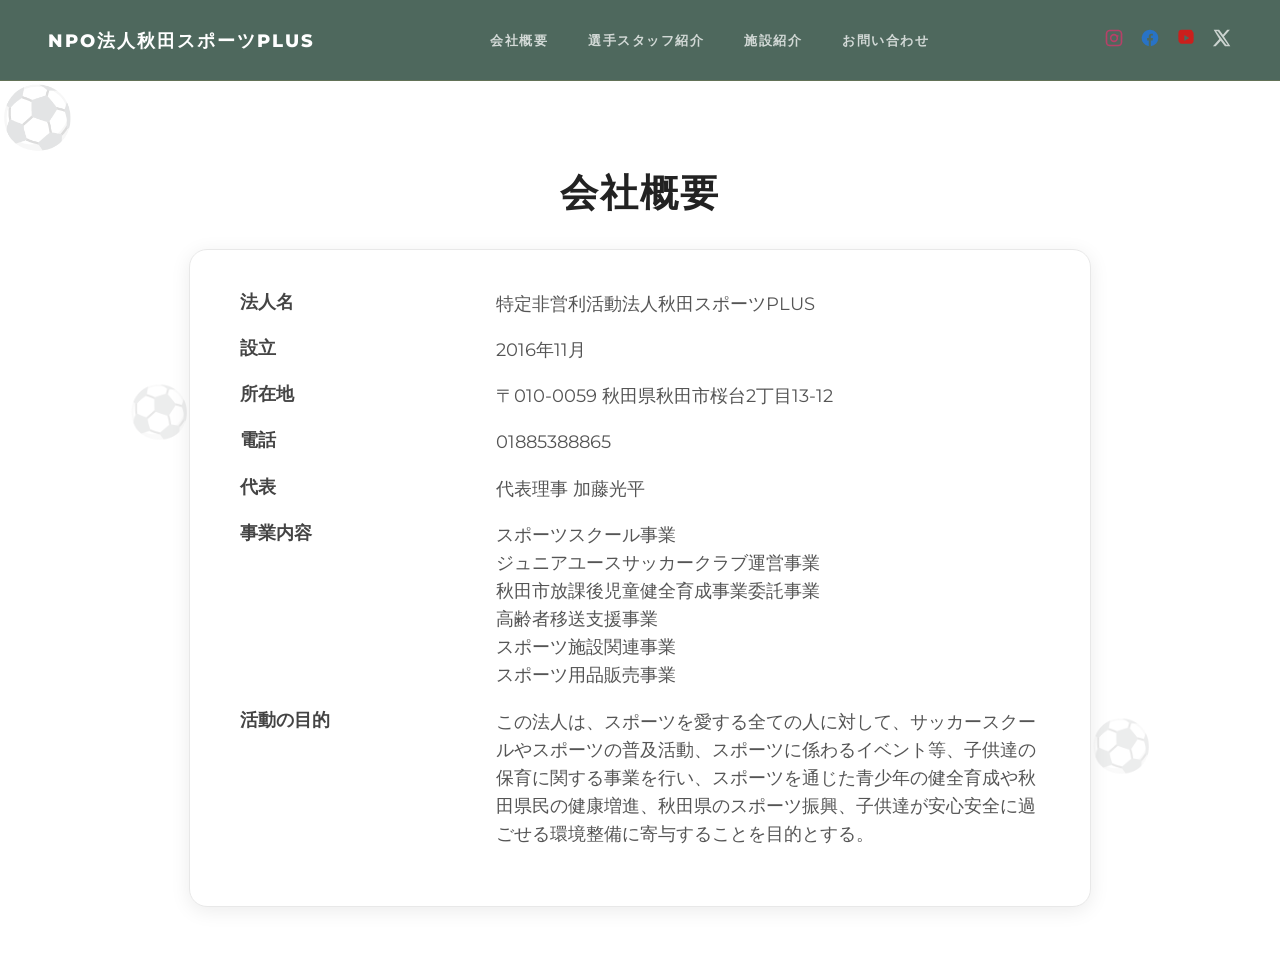
<file: about.html>
<!DOCTYPE html>
<html lang="ja">
<head>
  <meta charset="UTF-8">
  <meta name="viewport" content="width=device-width, initial-scale=1.0">
    <title>NPO法人秋田スポーツPLUS</title>
    <link rel="stylesheet" href="css/header.css">
    <link rel="stylesheet" href="css/about.css">
    <link rel="stylesheet" href="https://cdnjs.cloudflare.com/ajax/libs/font-awesome/6.5.0/css/all.min.css"
      integrity="sha512-SzlrxWriC3z8p8fY5Wb5QZ2a6K9Yjz1l+9XnE3JpQJ5lC5v4U1D6D9Y1y5uG6xA4bYF1T+6xY7V3Z5Y5n3v4Kw=="
      crossorigin="anonymous" referrerpolicy="no-referrer" />
    <link href="https://fonts.googleapis.com/css2?family=Montserrat:wght@400;500;700&display=swap" rel="stylesheet">
</head>
<body>

  <header>
    <div class="header-inner">
      <div class="logo"><a href="index.html">NPO法人秋田スポーツPLUS</a></div>

      <button class="hamburger" aria-label="メニューを開く" aria-expanded="false">
        <span></span>
        <span></span>
        <span></span>
      </button>

      <nav class="header-nav">
        <ul>
          <li><a href="about.html">会社概要</a></li>
          <li><a href="staff.html">選手スタッフ紹介</a></li>
          <li><a href="place.html">施設紹介</a></li>
          <li><a href="#contact">お問い合わせ</a></li>
        </ul>
      </nav>

      <div class="sns-links">
        <a href="#" aria-label="Instagram">
          <svg xmlns="http://www.w3.org/2000/svg" fill="#E1306C" width="24" height="24" viewBox="0 0 24 24">
            <path d="M7 2C4.243 2 2 4.243 2 7v10c0 2.757 2.243 5 5 5h10c2.757 0 5-2.243 5-5V7c0-2.757-2.243-5-5-5H7zm10 2a3 3 0 0 1 3 3v10a3 3 0 0 1-3 3H7a3 3 0 0 1-3-3V7a3 3 0 0 1 3-3h10zm-5 3a5 5 0 1 0 0 10 5 5 0 0 0 0-10zm0 2a3 3 0 1 1 0 6 3 3 0 0 1 0-6zm4.5-.5a1 1 0 1 0 0 2 1 1 0 0 0 0-2z"/>
          </svg>
        </a>
        <a href="https://www.facebook.com/AkitaSportsPlus" target="_blank" aria-label="Facebook">
          <svg xmlns="http://www.w3.org/2000/svg" fill="#1877F2" width="24" height="24" viewBox="0 0 24 24">
            <path d="M22 12a10 10 0 1 0-11.5 9.9v-7h-2v-3h2v-2c0-2 1.2-3.1 3-3.1.9 0 1.8.1 2 .1v2.2h-1.1c-1.1 0-1.4.7-1.4 1.3v1.5h2.6l-.4 3h-2.2v7A10 10 0 0 0 22 12z"/>
          </svg>
        </a>
        <a href="#" target="_blank" aria-label="YouTube">
          <svg xmlns="http://www.w3.org/2000/svg" fill="#FF0000" width="24" height="24" viewBox="0 0 24 24">
            <path d="M19.615 3.184A2.996 2.996 0 0 0 17.6 2H6.4a3 3 0 0 0-2.015.784A2.992 2.992 0 0 0 3 4.8C2.875 6.356 2.8 8.165 2.8 10s.075 3.644.2 5.2c.1 1.04.635 1.936 1.385 2.616A2.996 2.996 0 0 0 6.4 19h11.2a3 3 0 0 0 2.015-.784 2.992 2.992 0 0 0 1.385-1.984c.125-1.556.2-3.365.2-5.2s-.075-3.644-.2-5.2a2.992 2.992 0 0 0-1.385-1.984zM10 15.5v-7l6 3.5-6 3.5z"/>
          </svg>
        </a>
        <a href="#" target="_blank" aria-label="X">
          <svg xmlns="http://www.w3.org/2000/svg" fill="#ffffff" width="22" height="22" viewBox="0 0 24 24">
            <path d="M18.244 2h3.284l-7.18 8.209L22 22h-6.44l-5.06-6.601L4.4 22H1.115l7.66-8.75L2 2h6.56l4.56 6.005L18.244 2zM17.11 20.146h1.82L7.004 3.765H5.05l12.06 16.381z"/>
          </svg>
        </a>
      </div>
    </div>
  </header>
  <div class="nav-overlay"></div>


  <section class="news-section" style="padding-top:48px;">
    <div class="news-container">
      <h2 class="about-title">会社概要</h2>
      
      <div class="company-wrapper">
        <div class="company-info">
      
          <div class="info-row">
            <span class="label">法人名</span>
            <span class="value">特定非営利活動法人秋田スポーツPLUS</span>
          </div>
      
          <div class="info-row">
            <span class="label">設立</span>
            <span class="value">2016年11月</span>
          </div>
      
          <div class="info-row">
            <span class="label">所在地</span>
            <span class="value">〒010-0059 秋田県秋田市桜台2丁目13-12</span>
          </div>
      
          <div class="info-row">
            <span class="label">電話</span>
            <span class="value">01885388865</span>
          </div>
      
          <div class="info-row">
            <span class="label">代表</span>
            <span class="value">代表理事 加藤光平</span>
          </div>
      
          <div class="info-row">
            <span class="label">事業内容</span>
            <span class="value">
              スポーツスクール事業 <br>
              ジュニアユースサッカークラブ運営事業<br>
              秋田市放課後児童健全育成事業委託事業<br>
              高齢者移送支援事業<br>
              スポーツ施設関連事業<br>
              スポーツ用品販売事業
            </span>
          </div>
      
          <div class="info-row">
            <span class="label">活動の目的</span>
            <span class="value">この法人は、スポーツを愛する全ての人に対して、サッカースクールやスポーツの普及活動、スポーツに係わるイベント等、子供達の保育に関する事業を行い、スポーツを通じた青少年の健全育成や秋田県民の健康増進、秋田県のスポーツ振興、子供達が安心安全に過ごせる環境整備に寄与することを目的とする。</span>
          </div>
      
        </div>
      </div>

  <script src="script.js"></script>

</body>
</html>
</file>
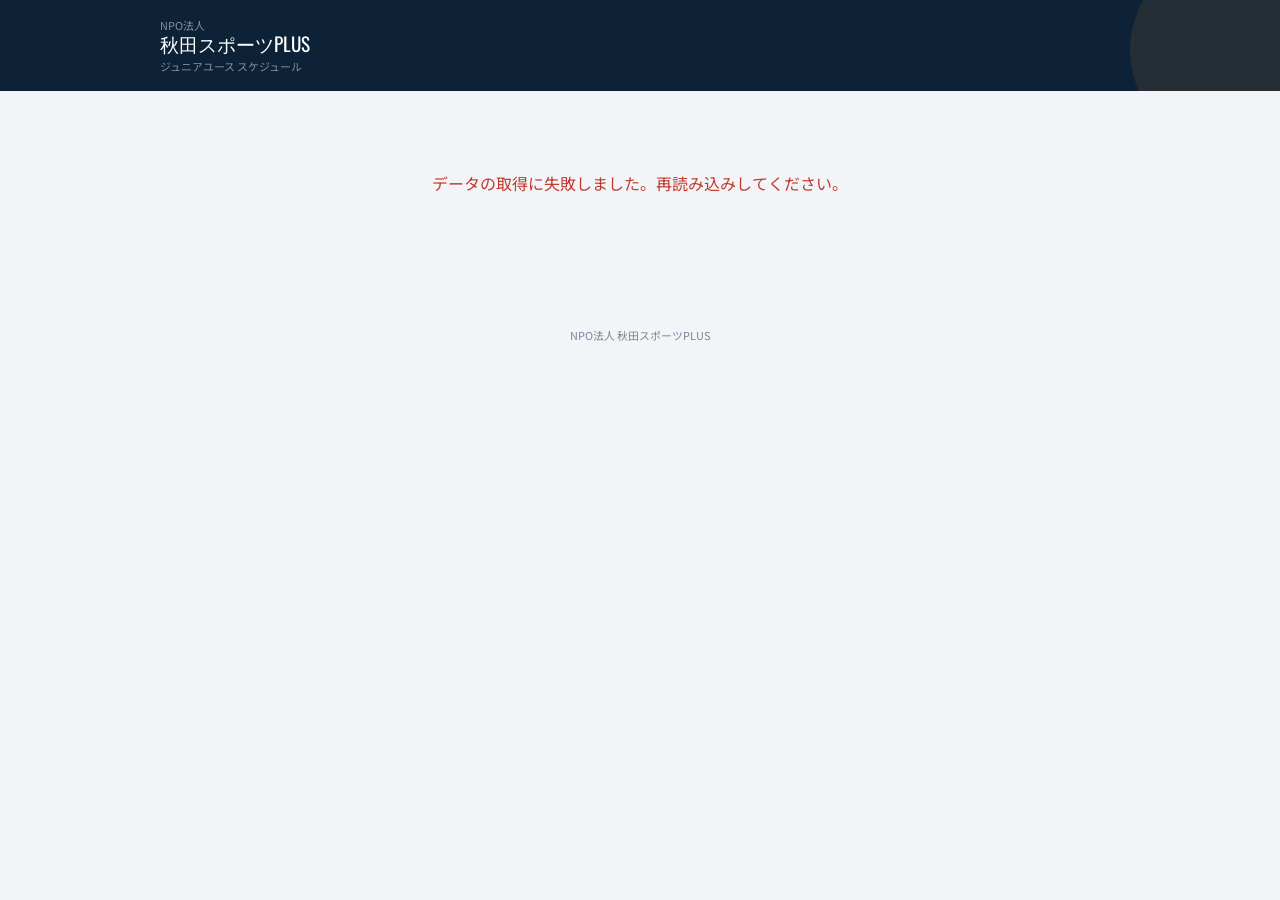
<file: schedule.html>
<!DOCTYPE html>
<html lang="ja">
<head>
<meta charset="UTF-8">
<meta name="viewport" content="width=device-width, initial-scale=1.0">
<title>秋田スポーツPLUS｜ジュニアユース スケジュール</title>
<link href="https://fonts.googleapis.com/css2?family=Noto+Sans+JP:wght@400;500;700;900&family=Oswald:wght@600&display=swap" rel="stylesheet">
<style>
:root {
  --navy: #0D2137; --navy-mid: #1A3A5C; --accent: #E8A020;
  --bg: #F2F4F7; --line: #E0E4EA; --text: #1A1A2E; --muted: #7A8499;
}
* { box-sizing: border-box; margin: 0; padding: 0; }
body { font-family: 'Noto Sans JP', sans-serif; background: var(--bg); color: var(--text); min-height: 100vh; }

/* パスワード画面 */
#pw-screen { display: flex; align-items: center; justify-content: center; min-height: 100vh; background: var(--navy); }
.pw-box { background: white; border-radius: 16px; padding: 40px 32px; width: 100%; max-width: 360px; text-align: center; box-shadow: 0 12px 40px rgba(0,0,0,0.3); }
.pw-logo { font-family: 'Oswald', sans-serif; font-size: 1.4rem; color: var(--navy); margin-bottom: 6px; }
.pw-sub { font-size: 0.78rem; color: var(--muted); margin-bottom: 28px; }
.pw-box input { width: 100%; border: 2px solid var(--line); border-radius: 8px; padding: 12px 16px; font-size: 1rem; text-align: center; letter-spacing: 0.2em; outline: none; transition: border 0.2s; }
.pw-box input:focus { border-color: var(--navy-mid); }
.pw-box button { width: 100%; margin-top: 12px; background: var(--navy); color: white; border: none; border-radius: 8px; padding: 12px; font-size: 0.95rem; font-weight: 700; cursor: pointer; }
.pw-box button:hover { background: var(--navy-mid); }
.pw-error { color: #C0392B; font-size: 0.8rem; margin-top: 10px; display: none; }

/* メイン画面 */
#main-screen { display: none; }
header { background: var(--navy); padding: 18px 24px; position: relative; overflow: hidden; }
header::before { content: ''; position: absolute; top: -50px; right: -50px; width: 200px; height: 200px; border-radius: 50%; background: rgba(232,160,32,0.10); pointer-events: none; }
.header-inner { max-width: 960px; margin: 0 auto; display: flex; align-items: center; justify-content: space-between; }

/* ★ 変更箇所: divからaタグに変更 */
.header-logo {
  font-family: 'Oswald', sans-serif;
  font-size: 1.2rem;
  color: white;
  line-height: 1.3;
  text-decoration: none;        /* 下線なし */
  transition: opacity 0.15s;   /* ホバー時にフェード */
}
.header-logo:hover { opacity: 0.75; }
.header-logo span { display: block; font-family: 'Noto Sans JP', sans-serif; font-size: 0.68rem; font-weight: 400; color: rgba(255,255,255,0.5); }

.header-updated { font-size: 0.65rem; color: rgba(255,255,255,0.4); }
.container { max-width: 960px; margin: 0 auto; padding: 20px 16px 40px; }

/* ローディング */
#loading { text-align: center; padding: 60px 0; color: var(--muted); }
.spinner { width: 36px; height: 36px; border: 3px solid var(--line); border-top-color: var(--navy-mid); border-radius: 50%; animation: spin 0.8s linear infinite; margin: 0 auto 16px; }
@keyframes spin { to { transform: rotate(360deg); } }

/* 活動率 */
.section-label { font-size: 0.72rem; font-weight: 700; letter-spacing: 0.1em; color: var(--muted); margin-bottom: 10px; }
.rates { display: grid; grid-template-columns: repeat(3, 1fr); gap: 12px; margin-bottom: 24px; }
.rate-card { background: white; border-radius: 10px; padding: 14px 16px; box-shadow: 0 1px 6px rgba(0,0,0,0.07); }
.rate-grade { font-family: 'Oswald', sans-serif; font-size: 0.85rem; font-weight: 600; margin-bottom: 4px; }
.rate-num { font-family: 'Oswald', sans-serif; font-size: 2rem; font-weight: 600; color: var(--navy); line-height: 1; }
.rate-pct { font-size: 1rem; }
.rate-sub { font-size: 0.68rem; color: var(--muted); margin-top: 4px; }

/* ナビ */
.cal-nav { display: flex; align-items: center; justify-content: space-between; margin-bottom: 12px; }
.cal-nav h2 { font-family: 'Oswald', sans-serif; font-size: 1.2rem; font-weight: 600; color: var(--navy); }
.nav-btn { background: white; border: 1px solid var(--line); border-radius: 6px; padding: 7px 16px; font-size: 0.82rem; font-weight: 500; cursor: pointer; color: var(--navy-mid); transition: background 0.15s; }
.nav-btn:hover { background: #EEF3F8; }

/* 凡例 */
.legend { display: flex; gap: 14px; margin-bottom: 10px; flex-wrap: wrap; }
.legend-item { display: flex; align-items: center; gap: 5px; font-size: 0.76rem; font-weight: 500; }
.legend-dot { width: 10px; height: 10px; border-radius: 50%; flex-shrink: 0; }

/* カレンダー */
.calendar { background: var(--line); border-radius: 10px; overflow: hidden; display: grid; grid-template-columns: repeat(7, minmax(0, 1fr)); gap: 1px; box-shadow: 0 2px 12px rgba(0,0,0,0.08); }
.cal-dow { background: var(--navy-mid); color: rgba(255,255,255,0.85); text-align: center; padding: 8px 2px; font-size: 0.72rem; font-weight: 700; }
.cal-dow.sun { background: #8B2020; } .cal-dow.sat { background: #1A5C8B; }
.cal-cell { background: white; min-height: 90px; padding: 4px 3px; min-width: 0; overflow: hidden; }
.cal-cell.empty { background: #EAEDF0; }
.cal-cell.sun { background: #FFF8F8; } .cal-cell.sat { background: #F7FAFF; }
.cal-cell.today { outline: 2px solid var(--accent); outline-offset: -2px; background: #FFFBEA; }
.cal-date { font-size: 0.78rem; font-weight: 700; text-align: right; color: var(--muted); margin-bottom: 3px; }
.cal-cell.sun .cal-date { color: #C0392B; } .cal-cell.sat .cal-date { color: #2471A3; } .cal-cell.today .cal-date { color: var(--accent); }

/* イベント */
.event { border-radius: 4px; margin-bottom: 3px; overflow: hidden; min-width: 0; }
.event.off { }
.ev-header { padding: 2px 4px; line-height: 1.45; cursor: pointer; user-select: none; -webkit-user-select: none; }
.ev-header:active { filter: brightness(0.92); }
.ev-badge { display: inline-block; color: white; border-radius: 2px; padding: 0 3px; font-size: 0.58rem; font-weight: 700; margin-right: 2px; vertical-align: middle; font-family: 'Oswald', sans-serif; }
.ev-title { font-size: 0.67rem; font-weight: 700; vertical-align: middle; word-break: break-all; }
.ev-chevron { font-size: 0.58rem; color: var(--muted); margin-left: 1px; display: inline-block; transition: transform 0.18s; vertical-align: middle; }
.ev-chevron.open { transform: rotate(180deg); }
.ev-time { display: block; font-size: 0.6rem; color: var(--muted); margin-top: 1px; }
.ev-loc-short { display: block; font-size: 0.58rem; color: var(--muted); white-space: nowrap; overflow: hidden; text-overflow: ellipsis; }
.ev-detail { display: none; padding: 5px 6px 7px; border-top: 1px solid rgba(0,0,0,0.07); background: rgba(255,255,255,0.65); font-size: 0.72rem; word-break: break-all; }
.ev-detail.open { display: block; }
.ev-desc { color: var(--text); line-height: 1.6; margin-top: 4px; white-space: pre-wrap; }
.ev-off-note { color: var(--muted); font-size: 0.68rem; margin-top: 4px; }
.map-link { display: inline-flex; align-items: center; gap: 3px; background: #1A73E8; color: white; border-radius: 5px; padding: 3px 8px; font-size: 0.7rem; font-weight: 700; text-decoration: none; }
.map-link:hover { background: #1558C0; }

/* iCalサブスクリプションバー */
.ical-bar {
  background: white;
  border-radius: 10px;
  padding: 12px 16px;
  margin-bottom: 16px;
  box-shadow: 0 1px 6px rgba(0,0,0,0.07);
}
.ical-bar-title {
  font-size: 0.72rem;
  font-weight: 700;
  color: var(--muted);
  letter-spacing: 0.08em;
  margin-bottom: 8px;
}
.ical-btns {
  display: flex;
  gap: 8px;
  flex-wrap: wrap;
}
.ical-btn {
  display: inline-flex;
  align-items: center;
  gap: 4px;
  border-radius: 6px;
  padding: 5px 12px;
  font-size: 0.75rem;
  font-weight: 700;
  text-decoration: none;
  color: white;
  transition: opacity 0.15s;
}
.ical-btn:hover { opacity: 0.85; }

footer { text-align: center; font-size: 0.68rem; color: var(--muted); margin-top: 32px; padding-bottom: 24px; }
@media (max-width: 600px) {
  .rates { gap: 8px; } .rate-num { font-size: 1.5rem; } .rate-sub { display: none; }
}

/* スマホ：カレンダーは横スクロール */
@media (max-width: 700px) {
  .cal-scroll-wrap {
    overflow-x: auto;
    -webkit-overflow-scrolling: touch;
  }
  .calendar {
    min-width: 560px;
  }
  .cal-cell { min-height: 70px; }
  .ev-time { display: none; }
  .cal-scroll-hint {
    font-size: 0.7rem;
    color: var(--muted);
    text-align: right;
    margin-bottom: 4px;
  }
}
</style>
</head>
<body>

<!-- パスワード画面（無効） -->
<div id="pw-screen" style="display:none">
  <div class="pw-box">
    <div class="pw-logo">秋田スポーツPLUS</div>
    <div class="pw-sub">ジュニアユース 保護者向けページ</div>
    <input type="password" id="pw-input" placeholder="パスワードを入力"
      onkeydown="if(event.key==='Enter')checkPw()">
    <button onclick="checkPw()">ログイン</button>
    <div class="pw-error" id="pw-error">パスワードが違います</div>
  </div>
</div>

<!-- メイン画面 -->
<div id="main-screen" style="display:block">
  <header>
    <div class="header-inner">
      <!-- ★ 変更: divをaタグに変更してリンクを追加 -->
      <a class="header-logo" href="https://akitasports-plus.jp/" target="_blank" rel="noopener">
        <span>NPO法人</span>
        秋田スポーツPLUS
        <span style="margin-top:2px">ジュニアユース スケジュール</span>
      </a>
      <div class="header-updated" id="updated"></div>
    </div>
  </header>
  <div class="container">
    <div id="loading"><div class="spinner"></div>読み込み中...</div>
    <div id="cal-content" style="display:none"></div>
  </div>
  <footer>NPO法人 秋田スポーツPLUS</footer>
</div>

<script>
// ============================================================
// ★ 設定（ここだけ変更してください）
// ============================================================
var PASSWORD = 'akita2026';
var GAS_URL  = 'https://script.google.com/macros/s/AKfycbw24qse_SpUrmucVyDRwd9VdE_r6hW4NqwNx0xxk5bZp9ipLv_1jaNBPe-3zCbv466JnA/exec';

var CAL_INFO = [
  { label: 'U15', color: '#1D6FA4', bg: '#E8F4FD',
    ical: 'https://calendar.google.com/calendar/ical/00f2c76be64b8468a347da205d5c1ac01152ec41f2d436b36e09f3ccfca406ac%40group.calendar.google.com/public/basic.ics' },
  { label: 'U14', color: '#7B3FA0', bg: '#F3EBF9',
    ical: 'https://calendar.google.com/calendar/ical/43f66c98445f5a7d6d89407ba713a4933aae79057fef4beb943b84b1afc90832%40group.calendar.google.com/public/basic.ics' },
  { label: 'U13', color: '#1A8C4E', bg: '#E6F7EE',
    ical: 'https://calendar.google.com/calendar/ical/f7c20fe49f6a9b23d1bd4fe2052fe62b74edca5263886a4059e915e8a699d239%40group.calendar.google.com/public/basic.ics' },
];

window.addEventListener('load', function() {
  showMain();
});

function checkPw() {
  if (document.getElementById('pw-input').value === PASSWORD) {
    sessionStorage.setItem('auth', '1');
    showMain();
  } else {
    document.getElementById('pw-error').style.display = 'block';
  }
}

function showMain() {
  document.getElementById('pw-screen').style.display = 'none';
  document.getElementById('main-screen').style.display = 'block';
  var params = new URLSearchParams(location.search);
  var now    = new Date();
  var y = parseInt(params.get('year')  || now.getFullYear());
  var m = parseInt(params.get('month') || (now.getMonth() + 1));
  loadCalendar(y, m);
}

function loadCalendar(year, month) {
  document.getElementById('loading').style.display = 'block';
  document.getElementById('cal-content').style.display = 'none';

  fetch(GAS_URL + '?year=' + year + '&month=' + month)
    .then(function(r) { return r.json(); })
    .then(function(data) {
      renderCalendar(data);
      document.getElementById('loading').style.display = 'none';
      document.getElementById('cal-content').style.display = 'block';
      document.getElementById('updated').textContent = '更新: ' + nowStr();
      history.replaceState(null, '', '?year=' + year + '&month=' + month);
    })
    .catch(function(err) {
      document.getElementById('loading').innerHTML =
        '<p style="color:#C0392B">データの取得に失敗しました。再読み込みしてください。</p>';
    });
}

function goMonth(y, m) { loadCalendar(y, m); }

function renderCalendar(data) {
  var year   = data.year;
  var month  = data.month;
  var days   = data.days;
  var events = data.events;
  var rates  = data.rates;

  var py = month === 1  ? year - 1 : year;
  var pm = month === 1  ? 12 : month - 1;
  var ny = month === 12 ? year + 1 : year;
  var nm = month === 12 ? 1  : month + 1;

  var byDay = {};
  for (var i = 1; i <= days; i++) byDay[i] = [];
  events.forEach(function(ev) { if (byDay[ev.day]) byDay[ev.day].push(ev); });

  var rateHtml = CAL_INFO.map(function(c) {
    var r = rates[c.label] || { rate: '0.0', days: 0, total: days };
    return '<div class="rate-card" style="border-top:4px solid ' + c.color + '">'
      + '<div class="rate-grade" style="color:' + c.color + '">' + c.label + '</div>'
      + '<div class="rate-num">' + r.rate + '<span class="rate-pct">%</span></div>'
      + '<div class="rate-sub">' + r.days + '日 ／ ' + r.total + '日</div>'
      + '</div>';
  }).join('');

  var dowHtml = ['日','月','火','水','木','金','土'].map(function(d, i) {
    return '<div class="cal-dow' + (i===0?' sun':i===6?' sat':'') + '">' + d + '</div>';
  }).join('');

  var first  = new Date(year, month - 1, 1).getDay();
  var today  = new Date();
  var isCur  = today.getFullYear() === year && today.getMonth() + 1 === month;
  var cells  = '';

  for (var i = 0; i < first; i++) cells += '<div class="cal-cell empty"></div>';

  for (var d = 1; d <= days; d++) {
    var dow     = new Date(year, month - 1, d).getDay();
    var isToday = isCur && today.getDate() === d;
    var cls     = 'cal-cell'
      + (dow === 0 ? ' sun' : dow === 6 ? ' sat' : '')
      + (isToday ? ' today' : '');

    var evHtml = byDay[d].map(function(ev, idx) {
      var isOff     = /OFF/i.test(ev.title);
      var uid       = 'd' + d + 'i' + idx;
      var hasDetail = ev.location || ev.description || isOff;

      var header = '<div class="ev-header"'
        + (hasDetail ? ' onclick="toggleEv(\'' + uid + '\')"' : '') + '>'
        + '<span class="ev-badge" style="background:' + ev.color + '">' + ev.label + '</span>'
        + '<span class="ev-title">' + esc(ev.title) + '</span>'
        + (hasDetail ? '<span class="ev-chevron" id="chv-' + uid + '">▾</span>' : '')
        + '<span class="ev-time">' + ev.time + '</span>'
        + (ev.location ? '<span class="ev-loc-short">📍' + esc(ev.location) + '</span>' : '')
        + '</div>';

      var detail = '';
      if (hasDetail) {
        var mapBtn  = ev.location
          ? '<a class="map-link" href="https://maps.google.com/?q='
            + encodeURIComponent(ev.location) + '" target="_blank" rel="noopener">🗺 Googleマップで見る</a>'
          : '';
        var desc    = ev.description
          ? '<div class="ev-desc">' + esc(ev.description).replace(/\n/g, '<br>') + '</div>'
          : '';
        var offNote = isOff ? '<div class="ev-off-note">※ OFF（活動率カウント対象外）</div>' : '';
        detail = '<div class="ev-detail" id="detail-' + uid + '">' + mapBtn + desc + offNote + '</div>';
      }

      return '<div class="event' + (isOff ? ' off' : '') + '" style="background:' + ev.bg
        + ';border-left:3px solid ' + ev.color + '">' + header + detail + '</div>';
    }).join('');

    cells += '<div class="' + cls + '"><div class="cal-date">' + d + '</div>' + evHtml + '</div>';
  }

  var legend = CAL_INFO.map(function(c) {
    return '<span class="legend-item"><span class="legend-dot" style="background:' + c.color + '"></span>' + c.label + '</span>';
  }).join('') + '<span class="legend-item"><span class="legend-dot" style="background:#CCC"></span>OFF</span>';

  var icalHtml = '<div class="ical-bar">'
    + '<div class="ical-bar-title">📅 カレンダーに取り込む</div>'
    + '<div class="ical-btns">'
    + CAL_INFO.map(function(c) {
        return '<a class="ical-btn" style="background:' + c.color + '" href="' + c.ical + '" target="_blank" rel="noopener">'
          + '＋ ' + c.label + ' をカレンダーに追加</a>';
      }).join('')
    + '</div></div>';

  document.getElementById('cal-content').innerHTML =
      icalHtml
    + '<div class="section-label">📊 ' + year + '年' + month + '月 活動率</div>'
    + '<div class="rates">' + rateHtml + '</div>'
    + '<div class="cal-nav">'
    + '<button class="nav-btn" onclick="goMonth(' + py + ',' + pm + ')">◀ ' + pm + '月</button>'
    + '<h2>' + year + '年 ' + month + '月</h2>'
    + '<button class="nav-btn" onclick="goMonth(' + ny + ',' + nm + ')">' + nm + '月 ▶</button>'
    + '</div>'
    + '<div class="legend">' + legend + '</div>'
    + '<div class="cal-scroll-hint">← 横にスクロール →</div>'
    + '<div class="cal-scroll-wrap"><div class="calendar">' + dowHtml + cells + '</div></div>';
}

function toggleEv(uid) {
  var detail = document.getElementById('detail-' + uid);
  var chv    = document.getElementById('chv-' + uid);
  if (!detail) return;
  var open = detail.classList.contains('open');
  detail.classList.toggle('open', !open);
  if (chv) chv.classList.toggle('open', !open);
}

function esc(s) {
  var d = document.createElement('div');
  d.textContent = String(s);
  return d.innerHTML;
}

function nowStr() {
  var d = new Date();
  return d.getFullYear() + '/'
    + ('0' + (d.getMonth() + 1)).slice(-2) + '/'
    + ('0' + d.getDate()).slice(-2) + ' '
    + ('0' + d.getHours()).slice(-2) + ':'
    + ('0' + d.getMinutes()).slice(-2);
}

var prefetchCache = {};

function prefetch(year, month) {
  var key = year + '-' + month;
  if (prefetchCache[key]) return;
  prefetchCache[key] = 'loading';
  fetch(GAS_URL + '?year=' + year + '&month=' + month)
    .then(function(r) { return r.json(); })
    .then(function(data) { prefetchCache[key] = data; })
    .catch(function() { delete prefetchCache[key]; });
}

var _origLoadCalendar = loadCalendar;
loadCalendar = function(year, month) {
  var key = year + '-' + month;
  if (prefetchCache[key] && prefetchCache[key] !== 'loading') {
    document.getElementById('loading').style.display = 'none';
    document.getElementById('cal-content').style.display = 'block';
    renderCalendar(prefetchCache[key]);
    document.getElementById('updated').textContent = '更新: ' + nowStr();
    history.replaceState(null, '', '?year=' + year + '&month=' + month);
    var py = month === 1  ? year - 1 : year; var pm = month === 1  ? 12 : month - 1;
    var ny = month === 12 ? year + 1 : year; var nm = month === 12 ? 1  : month + 1;
    prefetch(py, pm); prefetch(ny, nm);
  } else {
    document.getElementById('loading').style.display = 'block';
    document.getElementById('cal-content').style.display = 'none';
    fetch(GAS_URL + '?year=' + year + '&month=' + month)
      .then(function(r) { return r.json(); })
      .then(function(data) {
        prefetchCache[key] = data;
        renderCalendar(data);
        document.getElementById('loading').style.display = 'none';
        document.getElementById('cal-content').style.display = 'block';
        document.getElementById('updated').textContent = '更新: ' + nowStr();
        history.replaceState(null, '', '?year=' + year + '&month=' + month);
        var py = month === 1  ? year - 1 : year; var pm = month === 1  ? 12 : month - 1;
        var ny = month === 12 ? year + 1 : year; var nm = month === 12 ? 1  : month + 1;
        prefetch(py, pm); prefetch(ny, nm);
      })
      .catch(function() {
        document.getElementById('loading').innerHTML =
          '<p style="color:#C0392B">データの取得に失敗しました。再読み込みしてください。</p>';
      });
  }
};
</script>
</body>
</html>
</file>
<file: css/header.css>
/* ============================================================
   共通ヘッダー & ハンバーガーメニュー（about/place/staff 共通）
   ============================================================ */

header {
  position: fixed;
  top: 0;
  width: 100%;
  background: rgba(10, 46, 31, 0.72);
  backdrop-filter: blur(15px);
  -webkit-backdrop-filter: blur(15px);
  z-index: 1000;
  transition: background 0.5s ease, box-shadow 0.5s ease;
  border-bottom: 1px solid rgba(212,175,55,0.15);
}

header.scrolled {
  background: rgba(10, 30, 20, 0.97);
  box-shadow: 0 8px 40px rgba(0,0,0,0.4);
  border-bottom-color: rgba(212,175,55,0.35);
}

.header-inner {
  display: flex;
  align-items: center;
  justify-content: space-between;
  padding: 0 48px;
  height: 80px;
  max-width: 1400px;
  margin: 0 auto;
}

.logo {
  font-size: 1.15rem;
  font-weight: 800;
  color: #ffffff;
  letter-spacing: 2px;
  text-transform: uppercase;
  flex-shrink: 0;
  transition: color 0.3s;
}
.logo a { color: inherit; text-decoration: none; }
.logo:hover { color: #2ECC71; }

.header-nav ul {
  display: flex;
  align-items: center;
  gap: 40px;
  list-style: none;
  margin: 0;
  padding: 0;
}

.header-nav ul li a {
  color: rgba(255,255,255,0.75);
  font-weight: 600;
  font-size: 0.82rem;
  letter-spacing: 1.5px;
  text-transform: uppercase;
  position: relative;
  transition: color 0.3s;
  text-decoration: none;
}

.header-nav ul li a::after {
  content: "";
  position: absolute;
  bottom: -4px;
  left: 0;
  width: 0;
  height: 1px;
  background: #2ECC71;
  transition: width 0.35s ease;
}

.header-nav ul li a:hover { color: #ffffff; }
.header-nav ul li a:hover::after { width: 100%; }

.sns-links {
  display: flex;
  align-items: center;
  gap: 16px;
  flex-shrink: 0;
}
.sns-links a { opacity: 0.7; transition: opacity 0.3s, transform 0.3s; text-decoration: none; }
.sns-links a:hover { opacity: 1; transform: translateY(-2px); }
.sns-links a svg { width: 20px; height: 20px; }

/* ============================================================
   ハンバーガーボタン
   ============================================================ */
.hamburger {
  display: none;
  flex-direction: column;
  justify-content: space-between;
  width: 28px;
  height: 20px;
  background: transparent;
  border: none;
  cursor: pointer;
  padding: 0;
  flex-shrink: 0;
  z-index: 1010;
}

.hamburger span {
  display: block;
  width: 100%;
  height: 2px;
  background: #ffffff;
  border-radius: 2px;
  transition: transform 0.35s ease, opacity 0.35s ease;
}

.hamburger.active span:nth-child(1) { transform: translateY(9px) rotate(45deg); }
.hamburger.active span:nth-child(2) { opacity: 0; transform: scaleX(0); }
.hamburger.active span:nth-child(3) { transform: translateY(-9px) rotate(-45deg); }

/* オーバーレイ */
.nav-overlay {
  display: none;
  position: fixed;
  inset: 0;
  background: rgba(0,0,0,0.55);
  z-index: 998;
  backdrop-filter: blur(2px);
}
.nav-overlay.active { display: block; }

/* ============================================================
   タブレット・スマホ (≤1024px)
   ============================================================ */
@media (max-width: 1024px) {
  .hamburger { display: flex; }
  .sns-links { display: none; }

  .header-nav {
    position: fixed;
    top: 0;
    right: -100%;
    width: min(300px, 80vw);
    height: 100vh;
    background: rgba(8, 36, 24, 0.98);
    backdrop-filter: blur(20px);
    -webkit-backdrop-filter: blur(20px);
    z-index: 999;
    display: flex;
    flex-direction: column;
    justify-content: center;
    padding: 100px 40px 40px;
    transition: right 0.4s ease;
    box-shadow: -8px 0 30px rgba(0,0,0,0.4);
    border-left: 1px solid rgba(212,175,55,0.2);
  }

  .header-nav.active { right: 0; }

  .header-nav ul {
    flex-direction: column;
    gap: 0;
    align-items: flex-start;
  }

  .header-nav ul li {
    width: 100%;
    border-bottom: 1px solid rgba(255,255,255,0.08);
  }
  .header-nav ul li:first-child {
    border-top: 1px solid rgba(255,255,255,0.08);
  }

  .header-nav ul li a {
    display: block;
    padding: 18px 0;
    font-size: 1rem;
    letter-spacing: 2px;
  }

  .header-nav ul li a::after { display: none; }
}

@media (max-width: 768px) {
  .header-inner { padding: 0 20px; height: 64px; }
  .logo { font-size: 0.9rem; letter-spacing: 1px; }
}
</file>
<file: css/about.css>
/* ==== 全体設定（ボールアニメーション追加） ==== */
body {
  margin: 0;
  padding-top: 80px;
  font-family: 'Montserrat', 'Segoe UI', Tahoma, sans-serif;
  color: #333;
  background: #fff;
  overflow-x: hidden;
  position: relative;
}

/* ✅ ボールを動かす背景アニメーション */
body::before,
body::after {
  content: "⚽";
  position: fixed;
  font-size: 60px;
  opacity: 0.15;
  pointer-events: none;
  z-index: -1;
}

/* ボール1：左上から右下へ */
body::before {
  animation: passBall1 8s ease-in-out infinite;
}

/* ボール2：右上から左下へ */
body::after {
  animation: passBall2 10s ease-in-out infinite 2s;
}

/* ✅ アニメーション定義 */
@keyframes passBall1 {
  0% {
    top: 10%;
    left: 5%;
    transform: scale(1) rotate(0deg);
  }

  25% {
    top: 30%;
    left: 40%;
    transform: scale(1.2) rotate(90deg);
  }

  50% {
    top: 50%;
    left: 75%;
    transform: scale(1) rotate(180deg);
  }

  75% {
    top: 70%;
    left: 40%;
    transform: scale(1.2) rotate(270deg);
  }

  100% {
    top: 10%;
    left: 5%;
    transform: scale(1) rotate(360deg);
  }
}

@keyframes passBall2 {
  0% {
    top: 15%;
    right: 5%;
    transform: scale(1) rotate(0deg);
  }

  25% {
    top: 35%;
    right: 40%;
    transform: scale(1.3) rotate(-90deg);
  }

  50% {
    top: 55%;
    right: 75%;
    transform: scale(1) rotate(-180deg);
  }

  75% {
    top: 75%;
    right: 40%;
    transform: scale(1.3) rotate(-270deg);
  }

  100% {
    top: 15%;
    right: 5%;
    transform: scale(1) rotate(-360deg);
  }
}

/* ✅ さらにボールを追加したい場合 */
.company-wrapper::before,
.company-wrapper::after {
  content: "⚽";
  position: absolute;
  font-size: 50px;
  opacity: 0.1;
  pointer-events: none;
}

.company-wrapper::before {
  top: 20%;
  left: 10%;
  animation: floatBall 6s ease-in-out infinite;
}

.company-wrapper::after {
  bottom: 20%;
  right: 10%;
  animation: floatBall 7s ease-in-out infinite 1s;
}

@keyframes floatBall {

  0%,
  100% {
    transform: translateY(0) rotate(0deg);
  }

  50% {
    transform: translateY(-30px) rotate(180deg);
  }
}

/* 既存のスタイルはそのまま */
a {
  text-decoration: none;
  color: inherit;
}

/* ヘッダーなどのコードは省略（そのまま残してください） */

.about-title {
  text-align: center;
  font-size: 2.4rem;
  font-weight: 700;
  margin: 40px 0 30px;
  color: #222;
  letter-spacing: 0.05em;
  position: relative;
  z-index: 1;
}

.company-wrapper {
  display: flex;
  justify-content: center;
  width: 100%;
  margin-bottom: 60px;
  position: relative;
  /* ← ボール配置のため追加 */
}

.company-info {
  background: #ffffff;
  padding: 40px 50px;
  width: 80%;
  max-width: 800px;
  border-radius: 18px;
  box-shadow: 0 4px 20px rgba(0, 0, 0, 0.08);
  border: 1px solid #e8e8e8;
  position: relative;
  z-index: 1;
}

.info-row {
  display: flex;
  justify-content: space-between;
  margin-bottom: 18px;
  font-size: 1.1rem;
}

.info-row .label {
  font-weight: 700;
  color: #444;
  width: 30%;
}

.info-row .value {
  width: 68%;
  line-height: 1.6;
  color: #555;
}

@media (max-width: 768px) {

  /* ボールを小さく */
  body::before,
  body::after {
    font-size: 40px;
  }

  .company-wrapper::before,
  .company-wrapper::after {
    font-size: 35px;
  }

  .company-info {
    padding: 30px 25px;
  }

  .info-row {
    flex-direction: column;
  }

  .info-row .label {
    width: 100%;
    margin-bottom: 5px;
  }

  .info-row .value {
    width: 100%;
  }
}
</file>
